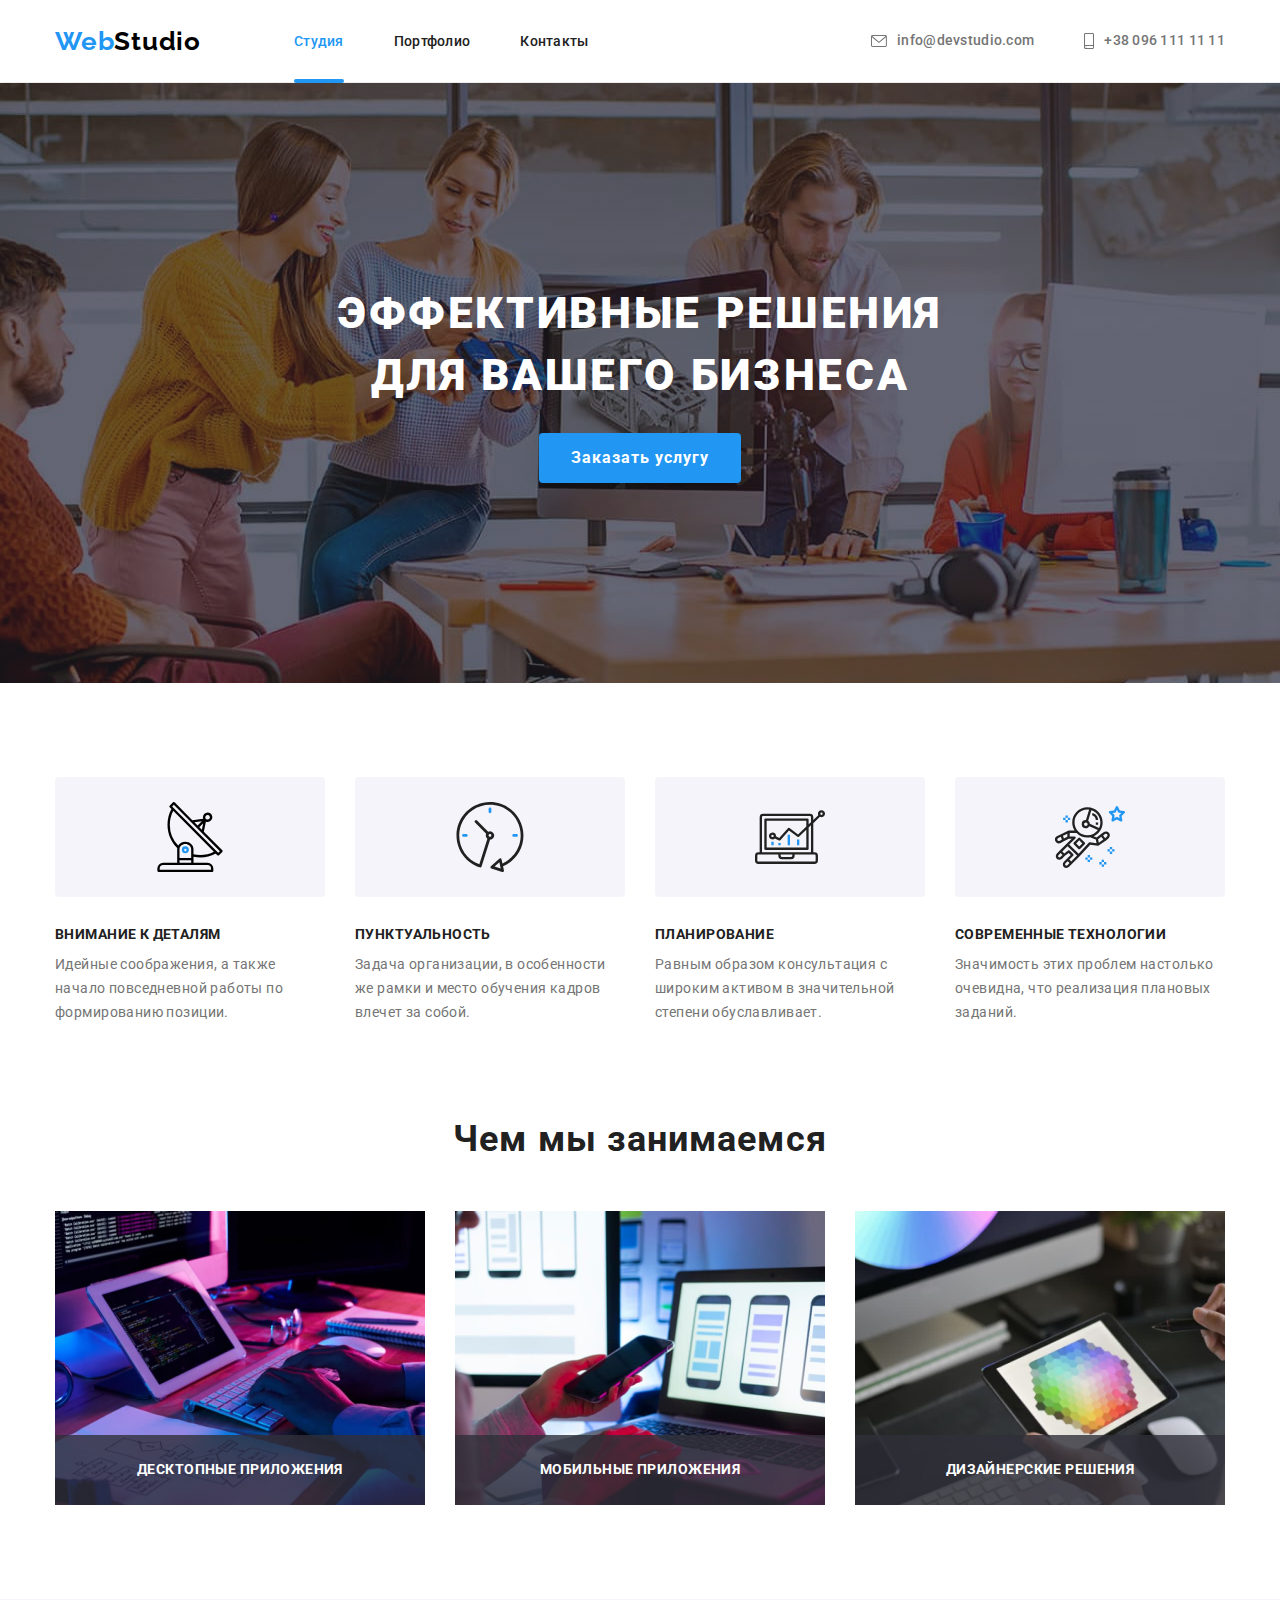
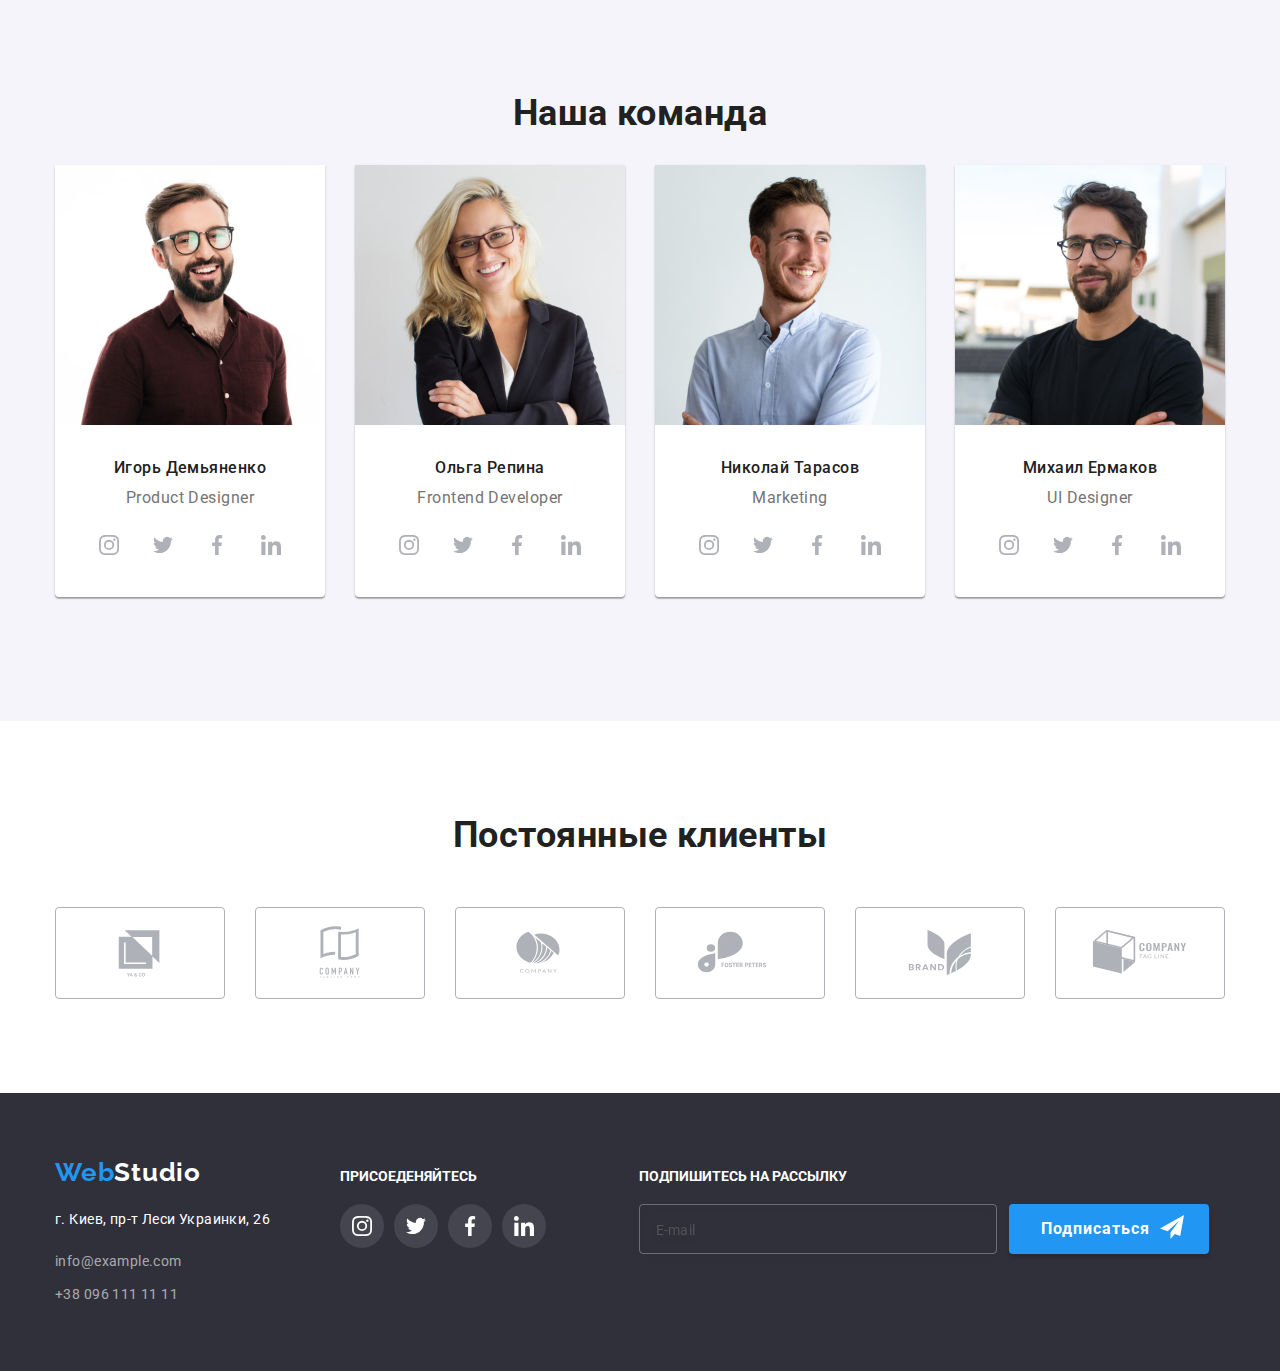
<file: index.html>
<!DOCTYPE html>
<html lang="ru">
  <head>
    <meta charset="UTF-8" />
    <meta http-equiv="X-UA-Compatible" content="IE=edge" />
    <meta name="viewport" content="width=device-width, initial-scale=1.0" />
    <link rel="preconnect" href="https://fonts.googleapis.com" />
    <link rel="preconnect" href="https://fonts.gstatic.com" crossorigin />
    <link
      href="https://fonts.googleapis.com/css2?family=Raleway:wght@700&family=Roboto:wght@400;500;700;900&display=swap"
      rel="stylesheet"
    />
    <link
      rel="stylesheet"
      href="https://cdn.jsdelivr.net/npm/modern-normalize@1.1.0/modern-normalize.min.css"
    />
    <link rel="stylesheet" href="./css/styles.css" />
    <link rel="stylesheet" href="./css/main.min.css" />
    <title>Студия</title>
  </head>
  <body>
    <header class="header">
      <div class="section-nav container">
        <a class="logo logo--dark link" href="index.html"
          ><span class="logo--accent">Web</span>Studio</a
        >
        <nav class="navigation accent-effect">
          <ul class="navigation-list list">
            <li class="navigation-list__item">
              <a href="index.html" class="navigation-list__link current link">Студия</a>
            </li>
            <li class="navigation-list__item">
              <a href="portfolio.html" class="navigation-list__link link">Портфолио</a>
            </li>
            <li class="navigation-list__item">
              <a href="" class="navigation-list__link link">Контакты</a>
            </li>
          </ul>
        </nav>
        <ul class="list accent-effect list-contacts--top">
          <li class="contacts__item">
            <a
              href="mailto:info@devstudio.com"
              class="contacts contacts--top link"
            >
              <svg width="16px" height="12px" class="icon-envelope">
                <use href="./images/icons.svg#icon-envelope"></use>
              </svg>
              info@devstudio.com</a
            >
          </li>
          <li class="contacts__item">
            <a href="tel:+380961111111" class="contacts contacts--top link">
              <svg width="10px" height="16px" class="icon-smartphone">
                <use href="./images/icons.svg#icon-smartphone"></use>
              </svg>
              +38 096 111 11 11</a
            >
          </li>
        </ul>
        <button type="button" class="btn-menu-open">
          <svg width="40" height="40" class="icon-menu">
            <use href="./images/icons.svg#icon-menu"></use>
          </svg>
        </button>
      </div>
      <div class="mob-menu is-hidden">
        <div class="container">
          <div class="mob-menu-top">
        <button type="button" class="btn-menu-close">
          <svg width="40" height="40" class="icon-menu">
            <use href="./images/icons.svg#icon-close-black"></use>
          </svg>
        </button>
        <ul class="mob-menu-list list">
          <li class="mob-menu-list__item">
            <a href="index.html" class="mob-menu-list__link  link">Студия</a>
          </li>
          <li class="mob-menu-list__item">
            <a href="portfolio.html" class="mob-menu-list__link link">Портфолио</a>
          </li>
          <li class="mob-menu-list__item">
            <a href="" class="mob-menu-list__link link">Контакты</a>
          </li>
        </ul>
      </div>
      <div class="mob-menu-bottom">
        <ul class="list accent-effect mob-menu-list-contacts--top">
          <li class="mob-menu-contacts__item">
            <a
              href="mailto:info@devstudio.com"
              class="contacts mob-menu-contacts--mail link"
            >
              
              info@devstudio.com</a
            >
          </li>
          <li class="mob-menu-contacts__item">
            <a href="tel:+380961111111" class="contacts mob-menu-contacts--tel link">
              
              +38 096 111 11 11</a
            >
          </li>
        </ul>
        <div class="mob-social-media">
        <ul class="mob-social-media-list">
          <li class="mob-social-media__item">
            <a href="" class="mob-social-media__link">Instagram<span class="decor-strip"></span></a>
          </li>
          <li class="mob-social-media__item">
            <a href="" class="mob-social-media__link">Twitter<span class="decor-strip"></span></a>
          </li>
          <li class="mob-social-media__item">
            <a href="" class="mob-social-media__link">Facebook<span class="decor-strip"></span></a>
          </li>
          <li class="mob-social-media__item">
            <a href="" class="mob-social-media__link">LinkedIn</a>
          </li>
        </ul>

        
        </div>
      </div>
      </div>
      </div>
    </header>
    <main>
      <!--Section 1 hero-->
      <section class="hero">
        <div class="hero-section container">
          <h1 class="hero__title">Эффективные решения для вашего бизнеса</h1>
          <button type="button" class="button hero__bt" data-modal-open>Заказать услугу</button>
        </div>
      </section>
      <!---Section 2 Преимущества-->
      <section class="benefits section">
        <div class="container">
          <h2 hidden class="visually-hidden">Преимущества</h2>
          <ul class="benefits-list list">
            <li class="benefits-list__item">
              <div class="benefits-list__icon">
                <svg width="70px" height="70px" class="icon-antenna">
                  <use href="./images/icons.svg#icon-antenna"></use>
                </svg>
              </div>
              <h3 class="benefits__title">Внимание к деталям</h3>
              <p class="text benefits__text">
                Идейные соображения, а также начало повседневной работы по
                формированию позиции.
              </p>
            </li>
            <li class="benefits-list__item">
              <div class="benefits-list__icon">
                <svg width="70" height="70px" class="icon-clock">
                  <use href="./images/icons.svg#icon-clock"></use>
                </svg>
              </div>
              <h3 class="benefits__title">Пунктуальность</h3>
              <p class="text benefits__text">
                Задача организации, в особенности же рамки и место обучения
                кадров влечет за собой.
              </p>
            </li>
            <li class="benefits-list__item">
              <div class="benefits-list__icon">
                <svg width="70px" height="70px" class="icon-diagram">
                  <use href="./images/icons.svg#icon-diagram"></use>
                </svg>
              </div>
              <h3 class="benefits__title">Планирование</h3>
              <p class="text benefits__text">
                Равным образом консультация с широким активом в значительной
                степени обуславливает.
              </p>
            </li>
            <li class="benefits-list__item">
              <div class="benefits-list__icon">
                <svg width="70px" height="70px" class="icon-astronaut">
                  <use href="./images/icons.svg#icon-astronaut"></use>
                </svg>
              </div>
              <h3 class="benefits__title">Современные технологии</h3>
              <p class="benefits__text text">
                Значимость этих проблем настолько очевидна, что реализация
                плановых заданий.
              </p>
            </li>
          </ul>
        </div>
      </section>

      <section class="aboutus section">
        <div class="container">
          <h2 class="aboutus__title">Чем мы занимаемся</h2>
          <ul class="list aboutus-list">
            <li class="aboutus-list__item">
              <div class="aboutus-box">
                <picture>
                  <source
                    srcset="./images/box1-2x.jpg 2x"
                    media="(min-width: 1200px)"
                  />
                  <img
                src="images/box1.jpg"
                alt="Разработка программного обеспечения"
                width="370"
                height="294"
                class="aboutus-box__img"
              />
                </picture>
              
              <div class="aboutus-box__text"><p class="aboutus__text">Десктопные приложения</p></div>
            </div>
            </li>
            <li class="aboutus-list__item">
              <div class="aboutus-box">
                <picture>
                  <source
                    srcset="./images/box2-2x.jpg 2x"
                    media="(min-width: 1200px)"
                  />
                  <img
                src="images/box2.jpg"
                alt="разработка мобильного приложения"
                width="370"
                height="294"
                class="aboutus-box__img"
              />
                </picture>
              <div class="aboutus-box__text"><p class="aboutus__text">Мобильные приложения</p></div>
            </div>
            </li>
            <li class="aboutus-list__item">
              <div class="aboutus-box">
                <picture>
                  <source
                    srcset="./images/box3-2x.jpg 2x"
                    media="(min-width: 1200px)"
                  />
                  <img
                src="images/box3.jpg"
                alt="работа с цветовой палитрой"
                width="370"
                height="294"
                class="aboutus-box__img"
              />
              </picture>
              <div class="aboutus-box__text"><p class="aboutus__text">Дизайнерские решения</p></div>
            </div>
            </li>
          </ul>
        </div>
      </section>
                      <!--наша команда-->
      <section class="team section">
        <div class="container">
          <h2 class="team__title">Наша команда</h2>
          <ul class="list team-list">
            <li class="team-list__item">
              <picture>
                <source
                  srcset="
                    ./images/face1.jpg    1x,
                    ./images/face1-2x.jpg 2x
                  "
                  media="(min-width: 1200px)"
                />
                <source
                  srcset="
                    ./images/face1-tab-1x.jpg    1x,
                    ./images/face1-tab-2x.jpg 2x
                  "
                  media="(min-width: 768px)"
                />
                <source
                  srcset="
                    ./images/face1-mob-1x.jpg    1x,
                    ./images/face1-mob-2x.jpg 2x
                  "
                  media="(min-width: 320px)"
                />
                <img
                class="team-list__img"
                src="images/face1.jpg"
                alt="Product Designer Игорь Демьяненко"
                />
              </picture>
            
              <div class="team-box">
                <h3 class="team-box__title">Игорь Демьяненко</h3>
                <p class="text team-box__text">Product Designer</p>
                <div class="social-network">
                  <ul class="social-network__list">
                    <li class="social-network__list__item">
                      <a href="" class="social-network__list__link">
                        <svg class="icon-instagram icon-general" width="20px" height="20px">
                          <use
                            href="./images/icons.svg#icon-instagram"
                          ></use>
                        </svg>
                      </a>
                    </li>
                    <li class="social-network__list__item">
                      <a href="" class="social-network__list__link">
                        <svg class="icon-twitter icon-general" width="20px" height="20px">
                          <use
                            href="./images/icons.svg#icon-twitter-1-1"
                          ></use>
                        </svg>
                      </a>
                    </li>
                    <li class="social-network__list__item">
                      <a href="" class="social-network__list__link icon-general">
                        <svg class="icon-facebook" width="20px" height="20px">
                          <use
                            href="./images/icons.svg#icon-facebook"
                          ></use>
                        </svg>
                      </a>
                    </li>
                    <li class="social-network__list__item">
                      <a href="" class="social-network__list__link icon-general">
                        <svg class="icon-linkedin" width="20px" height="20px">
                          <use
                            href="./images/icons.svg#icon-linkedin"
                          ></use>
                        </svg>
                      </a>
                    </li>
                  </ul>
                </div>
              </div>
            </li>
            <li class="team-list__item">
              <picture>
                <source
                  srcset="
                    ./images/face2.jpg    1x,
                    ./images/face2-2x.jpg 2x
                  "
                  media="(min-width: 1200px)"
                />
                <source
                  srcset="
                    ./images/face2-tab-1x.jpg    1x,
                    ./images/face2-tab-2x.jpg 2x
                  "
                  media="(min-width: 768px)"
                />
                <source
                  srcset="
                    ./images/face2-mob-1x.jpg    1x,
                    ./images/face2-mob-2x.jpg 2x
                  "
                  media="(min-width: 320px)"
                />
                <img
                class="team-list__img"
                src="./images/face2.jpg"
                alt="Frontend Developer Ольга Репина"
              />
              </picture>
              
              <div class="team-box">
                <h3 class="team-box__title">Ольга Репина</h3>
                <p class="text team-box__text">Frontend Developer</p>
                <div class="social-network">
                  <ul class="social-network__list">
                    <li class="social-network__list__item">
                      <a href="" class="social-network__list__link">
                        <svg class="icon-instagram icon-general" width="20px" height="20px">
                          <use
                            href="./images/icons.svg#icon-instagram"
                          ></use>
                        </svg>
                      </a>
                    </li>
                    <li class="social-network__list__item">
                      <a href="" class="social-network__list__link">
                        <svg class="icon-twitter icon-general" width="20px" height="20px">
                          <use
                            href="./images/icons.svg#icon-twitter-1-1"
                          ></use>
                        </svg>
                      </a>
                    </li>
                    <li class="social-network__list__item">
                      <a href="" class="social-network__list__link">
                        <svg class="icon-facebook icon-general" width="20px" height="20px">
                          <use
                            href="./images/icons.svg#icon-facebook"
                          ></use>
                        </svg>
                      </a>
                    </li>
                    <li class="social-network__list__item">
                      <a href="" class="social-network__list__link">
                        <svg class="icon-linkedin icon-general" width="20px" height="20px">
                          <use
                            href="./images/icons.svg#icon-linkedin"
                          ></use>
                        </svg>
                      </a>
                    </li>
                  </ul>
                </div>
              </div>
            </li>
            <li class="team-list__item">
              <picture>
                <source
                  srcset="
                    ./images/face3.jpg    1x,
                    ./images/face3-2x.jpg 2x
                  "
                  media="(min-width: 1200px)"
                />
                <source
                  srcset="
                    ./images/face3-tab-1x.jpg    1x,
                    ./images/face3-tab-2x.jpg 2x
                  "
                  media="(min-width: 768px)"
                />
                <source
                  srcset="
                    ./images/face3-mob-1x.jpg    1x,
                    ./images/face3-mob-2x.jpg 2x
                  "
                  media="(min-width: 320px)"
                />
                <img
                class="team-list__img"
                src="images/face3.jpg"
                alt="Marketing Николай Тарасов"
              />
              </picture>
              <div class="team-box">
                <h3 class="team-box__title">Николай Тарасов</h3>
                <p class="text team-box__text">Marketing</p>
                <div class="social-network">
                  <ul class="social-network__list">
                    <li class="social-network__list__item">
                      <a href="" class="social-network__list__link">
                        <svg class="icon-instagram icon-general" width="20px" height="20px">
                          <use
                            href="./images/icons.svg#icon-instagram"
                          ></use>
                        </svg>
                      </a>
                    </li>
                    <li class="social-network__list__item">
                      <a href="" class="social-network__list__link">
                        <svg class="icon-twitter icon-general" width="20px" height="20px">
                          <use
                            href="./images/icons.svg#icon-twitter-1-1"
                          ></use>
                        </svg>
                      </a>
                    </li>
                    <li class="social-network__list__item">
                      <a href="" class="social-network__list__link">
                        <svg class="icon-facebook icon-general" width="20px" height="20px">
                          <use
                            href="./images/icons.svg#icon-facebook"
                          ></use>
                        </svg>
                      </a>
                    </li>
                    <li class="social-network__list__item">
                      <a href="" class="social-network__list__link">
                        <svg class="icon-linkedin icon-general" width="20px" height="20px">
                          <use
                            href="./images/icons.svg#icon-linkedin"
                          ></use>
                        </svg>
                      </a>
                    </li>
                  </ul>
                </div>
              </div>
            </li>
            <li class="team-list__item">
              <picture>
                <source
                  srcset="
                    ./images/face4.jpg    1x,
                    ./images/face4-2x.jpg 2x
                  "
                  media="(min-width: 1200px)"
                />
                <source
                  srcset="
                    ./images/face4-tab-1x.jpg    1x,
                    ./images/face4-tab-2x.jpg 2x
                  "
                  media="(min-width: 768px)"
                />
                <source
                  srcset="
                    ./images/face4-mob-1x.jpg    1x,
                    ./images/face4-mob-2x.jpg 2x
                  "
                  media="(min-width: 320px)"
                />
                <img
            class="team-list__img"
            src="images/face4.jpg"
            alt="UI Designer Михаил Ермаков"/>  
              </picture>
              <div class="team-box">
                <h3 class="team-box__title">Михаил Ермаков</h3>
                <p class="text team-box__text">UI Designer</p>
                <div class="social-network">
                  <ul class="social-network__list">
                    <li class="social-network__list__item">
                      <a href="" class="social-network__list__link">
                        <svg class="icon-instagram icon-general" width="20px" height="20px">
                          <use
                            href="./images/icons.svg#icon-instagram"
                          ></use>
                        </svg>
                      </a>
                    </li>
                    <li class="social-network__list__item">
                      <a href="" class="social-network__list__link">
                        <svg class="icon-twitter icon-general" width="20px" height="20px">
                          <use
                            href="./images/icons.svg#icon-twitter-1-1"
                          ></use>
                        </svg>
                      </a>
                    </li>
                    <li class="social-network__list__item">
                      <a href="" class="social-network__list__link">
                        <svg class="icon-facebook icon-general" width="20px" height="20px">
                          <use
                            href="./images/icons.svg#icon-facebook"
                          ></use>
                        </svg>
                      </a>
                    </li>
                    <li class="social-network__list__item">
                      <a href="" class="social-network__list__link">
                        <svg class="icon-linkedin icon-general" width="20px" height="20px">
                          <use
                            href="./images/icons.svg#icon-linkedin"
                          ></use>
                        </svg>
                      </a>
                    </li>
                  </ul>
                </div>
              </div>
            </li>
          </ul>
        </div>
      </section> 


      <!-- regular-clients -->


      <section class="clients">
        <div class="container">
          <h2 class="clients__title">Постоянные клиенты</h2>
          <div class="">
            <ul class="clients-list">
              <li class="clients-list__item">
                <svg class="icon-general" width="106" height="60">
                  <use href="./images/icons.svg#icon-Logo-1"></use>
                </svg>
              </li>
              <li class="clients-list__item">
                <svg class="icon-general" width="106" height="60">
                  <use href="./images/icons.svg#icon-Logo-2"></use>
                </svg>
              </li>
              <li class="clients-list__item">
                <svg class="icon-general" width="106" height="60">
                  <use href="./images/icons.svg#icon-Logo-3"></use>
                </svg>
              </li>
              <li class="clients-list__item">
                <svg class="icon-general" width="106" height="60">
                  <use href="./images/icons.svg#icon-Logo-4"></use>
                </svg>
              </li>
              <li class="clients-list__item">
                <svg class="icon-general" width="106" height="60">
                  <use href="./images/icons.svg#icon-Logo-5"></use>
                </svg>
              </li>
              <li class="clients-list__item">
                <svg class="icon-general" width="106" height="60">
                  <use href="./images/icons.svg#icon-Logo-6"></use>
                </svg>
              </li>
            </ul>
          </div>
        </div>
      </section>
    </main>
    <!--Подвал-->

    <footer class="footer">
      <div class="container">
        <div class="section-footer">
          <a class="logo logo--light link" href="index.html"
            ><span class="logo--accent">Web</span>Studio</a
          >
          <address class="address-mob">
            <p class="city-address">г. Киев, пр-т Леси Украинки, 26</p>
            <ul class="list accent-effect">
              <li>
                <a
                  href="mailto:info@devstudio.com"
                  class="contacts contacts--bot link"
                  >info@example.com</a
                >
              </li>
              <li>
                <a href="tel:+380961111111" class="contacts contacts--bot link"
                  >+38 096 111 11 11</a
                >
              </li>
            </ul>
          </address>
        </div>
        <div class="footer-social">
          <h2 class="footer-social__title">Присоеденяйтесь</h2>
            <ul class="footer-social__list">
              <li class="footer-social__list__item">
                <a href="" class="footer-social__list__link">
                  <svg width="20" height="20">
                    <use href="./images/icons.svg#icon-instagram"></use>
                  </svg>
                </a>
              </li>
              <li class="footer-social__list__item">
                <a href="" class="footer-social__list__link">
                  <svg width="20" height="20">
                    <use href="./images/icons.svg#icon-twitter-1-1"></use>
                  </svg>
                </a>
              </li>
              <li class="footer-social__list__item">
                <a href="" class="footer-social__list__link">
                  <svg width="20" height="20">
                    <use href="./images/icons.svg#icon-facebook"></use>
                  </svg>
                </a>
              </li>
              <li class="footer-social__list__item">
                <a href="" class="footer-social__list__link">
                  <svg width="20" height="20">
                    <use href="./images/icons.svg#icon-linkedin"></use>
                  </svg>
                </a>
              </li>
            </ul>
        </div>

        <form class="subscription">
          <h2 class="subscription__title">Подпишитесь на рассылку</h2>
        <div class="subscription__box">
        <input 
        name="subscription"
        placeholder="E-mail"
        type="email"
        class="subscription__inp"
        id="subscription"
        >
        <button type="submit" class="button subscription__btn">Подписаться<span class="subscription__ikon"><svg class="icon-send" width="24px" height="24px"><use href="./images/icons.svg#icon-icon-send"></use></svg></span></button>
        </div>
    </form>
      </div>
    </footer>
    <div class="backdrop is-hidden" data-modal>
      <div class="modal">
        <button class="modal-close" type="button" data-modal-close><svg class="icon-close-black" width="18px" height="18px"><use href="./images/icons.svg#icon-close-black"></use></svg></button>
      <form class="modal-form">
        <p class="modal-title">Оставьте свои данные, мы вам перезвоним</p>
        <label class="input-text" for="user-name">Имя</label>
        <div class="input-wrap">
        <input
        name="user-name"
        placeholder=""
        type="text"
        class="modal-input"
        id="user-name"
        />
        <svg class="input-icon" width="18" height="18"><use href="./images/icons.svg#icon-person-black"></use></svg>
      </div>
      
        <label class="input-text" for="user-tel">Телефон</label>
        <div class="input-wrap">
        <input
        name="user-tel"
        placeholder=""
        type="tel"
        class="modal-input"
        id="user-tel"
        />
        <svg class="input-icon" width="18" height="18"><use href="./images/icons.svg#icon-phone-black"></use></svg>
      </div>
        <label class="input-text" for="user-email">Почта</label>
        <div class="input-wrap">
        <input
        name="user-email"
        placeholder=""
        type="email"
        class="modal-input"
        id="user-email"
        />
        <svg class="input-icon" width="18" height="18"><use href="./images/icons.svg#icon-email-black"></use></svg>
      </div>
        <label class="input-text" for="modal-coment">Комментарий</label>
        <textarea 
        class="modal-coment" 
        name="modal-coment"
        placeholder="Введите текст"
        id="modal-coment"
        ></textarea>
        <div class="form-check">
          <input
          name="privacy-check"
          type="checkbox"
          class="modal-check visually-hidden"
          id="modal-check"
          required
          />
          <label for="modal-check" class="modal-check-text">Соглашаюсь с рассылкой и принимаю <a href="" class="link-check">Условия договора</a></label>
        </div>
        
        <button  type="submit" class="button treaty-bt">Отправить</button>
      </form>
  </div>
    </div>
    <script src="./js/modal.js"></script>
    <script src="./js/menu.js"></script>
  </body>
</html>
</file>
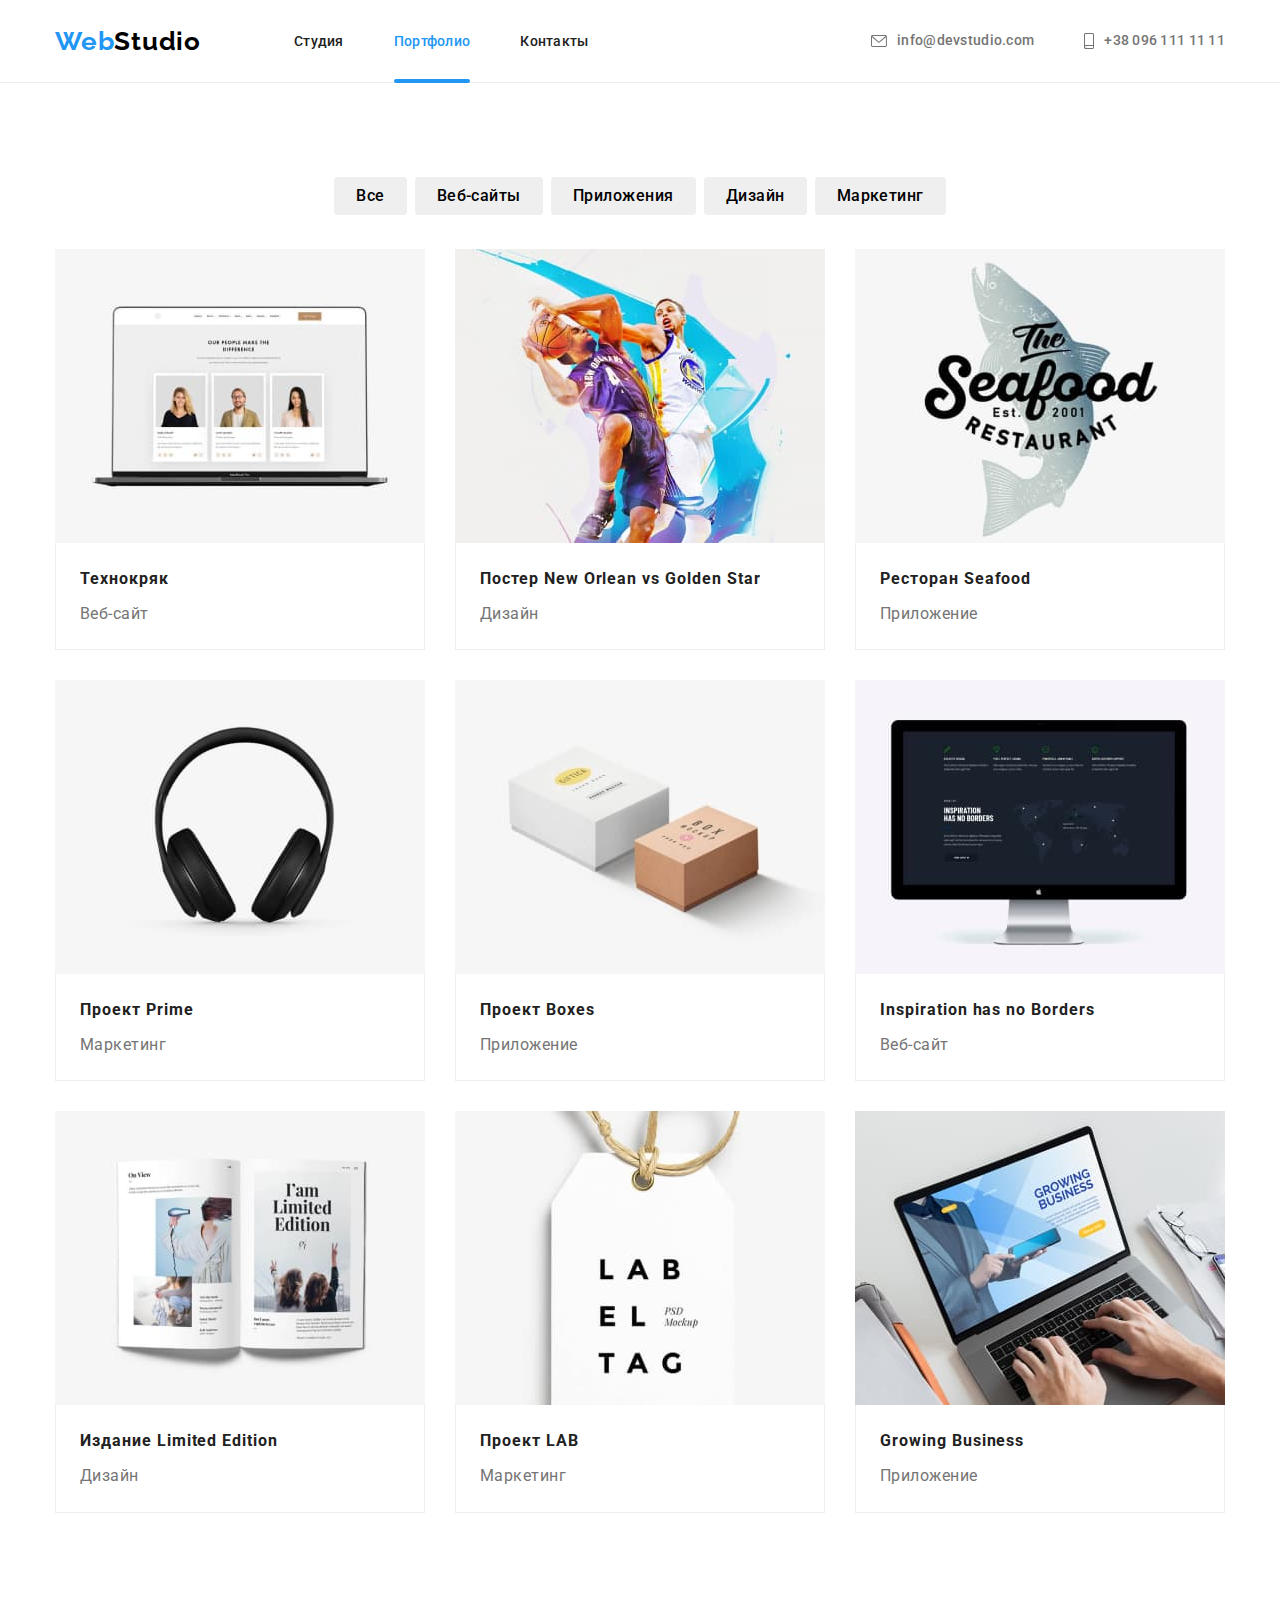
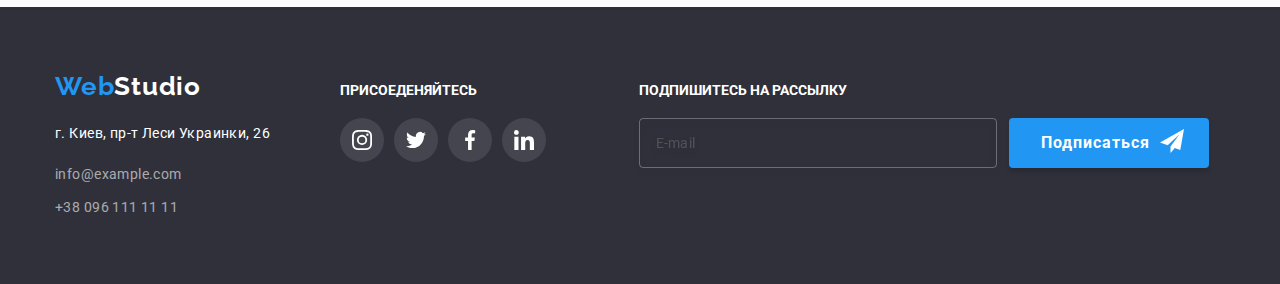
<file: portfolio.html>
<!DOCTYPE html>
<html lang="ru">
  <head>
    <meta charset="UTF-8" />
    <meta http-equiv="X-UA-Compatible" content="IE=edge" />
    <meta name="viewport" content="width=device-width, initial-scale=1.0" />
    
    <link rel="preconnect" href="https://fonts.googleapis.com" />
    <link rel="preconnect" href="https://fonts.gstatic.com" crossorigin />
    <link
      href="https://fonts.googleapis.com/css2?family=Raleway:wght@700&family=Roboto:wght@400;500;700;900&display=swap"
      rel="stylesheet"
    />
    <link
      rel="stylesheet"
      href="https://cdn.jsdelivr.net/npm/modern-normalize@1.1.0/modern-normalize.min.css"
    />
    <link rel="stylesheet" href="./css/styles.css" />
    <link rel="stylesheet" href="./css/main.min.css" />
    <title>Портфолио</title>
  </head>
  <body>
    <header class="header">
      <div class="section-nav container">
        <a class="logo logo--dark link" href="index.html"
          ><span class="logo--accent">Web</span>Studio</a
        >
        <nav class="navigation accent-effect">
          <ul class="navigation-list list">
            <li class="navigation-list__item">
              <a href="index.html" class="navigation-list__link link">Студия</a>
            </li>
            <li class="navigation-list__item">
              <a href="portfolio.html" class="navigation-list__link current link">Портфолио</a>
            </li>
            <li class="navigation-list__item">
              <a href="" class="navigation-list__link link">Контакты</a>
            </li>
          </ul>
        </nav>
        <ul class="list accent-effect list-contacts--top">
          <li class="contacts__item">
            <a href="mailto:info@devstudio.com" class="contacts contacts--top link">
              <svg width="16px" height="12px" class="icon-envelope">
                <use href="./images/icons.svg#icon-envelope"></use>
              </svg>info@devstudio.com</a>
          </li>
          <li class="contacts__item">
            <a href="tel:+380961111111" class="contacts contacts--top link">
              <svg width="10px" height="16px" class="icon-smartphone">
                <use href="./images/icons.svg#icon-smartphone"></use>
              </svg>+38 096 111 11 11</a>
          </li>
        </ul>
        <button type="button" class="btn-menu-open">
          <svg width="40" height="40" class="icon-menu">
            <use href="./images/icons.svg#icon-menu"></use>
          </svg>
        </button>
      </div>
      <div class="mob-menu is-hidden">
        <div class="container">
          <div class="mob-menu-top">
        <button type="button" class="btn-menu-close">
          <svg width="40" height="40" class="icon-menu">
            <use href="./images/icons.svg#icon-close-black"></use>
          </svg>
        </button>
        <ul class="mob-menu-list list">
          <li class="mob-menu-list__item">
            <a href="index.html" class="mob-menu-list__link  link">Студия</a>
          </li>
          <li class="mob-menu-list__item">
            <a href="portfolio.html" class="mob-menu-list__link link">Портфолио</a>
          </li>
          <li class="mob-menu-list__item">
            <a href="" class="mob-menu-list__link link">Контакты</a>
          </li>
        </ul>
      </div>
      <div class="mob-menu-bottom">
        <ul class="list accent-effect mob-menu-list-contacts--top">
          <li class="mob-menu-contacts__item">
            <a
              href="mailto:info@devstudio.com"
              class="contacts mob-menu-contacts--mail link"
            >
              
              info@devstudio.com</a
            >
          </li>
          <li class="mob-menu-contacts__item">
            <a href="tel:+380961111111" class="contacts mob-menu-contacts--tel link">
              
              +38 096 111 11 11</a
            >
          </li>
        </ul>
        <div class="mob-social-media">
        <ul class="mob-social-media-list">
          <li class="mob-social-media__item">
            <a href="" class="mob-social-media__link">Instagram<span class="decor-strip"></span></a>
          </li>
          <li class="mob-social-media__item">
            <a href="" class="mob-social-media__link">Twitter<span class="decor-strip"></span></a>
          </li>
          <li class="mob-social-media__item">
            <a href="" class="mob-social-media__link">Facebook<span class="decor-strip"></span></a>
          </li>
          <li class="mob-social-media__item">
            <a href="" class="mob-social-media__link">LinkedIn</a>
          </li>
        </ul>
        </div>
        </div>
        </div>
        </div>
    </header>
    <main>
      <!-- Портфолио -->
      <section class="portfolio section">
        <div class="container">
          <h2 class="visually-hidden">Портфолио</h2>
          <ul class="button-list list">
            <li class="button-list__item">
              <button class="button button-list__item__bt" type="button">Все</button>
            </li>
            <li class="button-list__item">
              <button class="button button-list__item__bt" type="button">
                Веб-сайты
              </button>
            </li>
            <li class="button-list__item">
              <button class="button button-list__item__bt" type="button">
                Приложения
              </button>
            </li>
            <li class="button-list__item">
              <button class="button button-list__item__bt" type="button">
                Дизайн
              </button>
            </li>
            <li class="button-list__item">
              <button class="button button-list__item__bt" type="button">
                Маркетинг
              </button>
            </li>
          </ul>
          <ul class="portfolio-list list">
            <li class="portfolio-list__item">
              <a class="link" href="">
                <div class="portfolio-list__box">
                  <picture>
                    <source
                      srcset="
                        ./images/img.jpg    1x,
                        ./images/img-2x.jpg 2x
                      "
                      media="(min-width: 1200px)"
                    />
                    <source
                      srcset="
                        ./images/img-tab-1x.jpg 1x,
                        ./images/img-tab-2x.jpg 2x
                      "
                      media="(min-width: 768px)"
                    />
                    <source
                      srcset="
                        ./images/img-mob-1x.jpg 1x,
                        ./images/img-mob-2x.jpg 2x
                      "
                      media="(min-width: 320px)"
                    />
                    <img
                  class="portfolio-list__box__img"
                  src="images/img.jpg"
                  alt="Компьютер"
                  />  
                  </picture>
                  
                <p class="portfolio-list__leaving-text">Ресурс предлагает комплексные предложения с разным уровнем функционала и сервисов. Все это позволит посетителю получить исчерпывающие сведения о компании или частном лице.</p>
              </div>
                <div class="portfolio-list__cards">
                  <h2 class="portfolio-list__cards__title">Технокряк</h2>
                  <p class="text portfolio-list__cards__text">Веб-сайт</p>
                </div>
              </a>
            </li>
            <li class="portfolio-list__item">
              <a class="link" href="">
                <div class="portfolio-list__box">
                  <picture>
                    <source
                      srcset="
                        ./images/img(1).jpg    1x,
                        ./images/img(1)-2x.jpg 2x
                      "
                      media="(min-width: 1200px)"
                    />
                    <source
                      srcset="
                        ./images/img(1)-tab-1x.jpg 1x,
                        ./images/img(1)-tab-2x.jpg 2x
                      "
                      media="(min-width: 768px)"
                    />
                    <source
                      srcset="
                        ./images/img(1)-mob-1x.jpg 1x,
                        ./images/img(1)-mob-2x.jpg 2x
                      "
                      media="(min-width: 320px)"
                    />
                    <img
                  class="portfolio-list__box__img"
                  src="images/img(1).jpg"
                  alt="Два баскетболиста"
                  />  
                  </picture>
                  
                <p class="portfolio-list__leaving-text">Ресурс предлагает комплексные предложения с разным уровнем функционала и сервисов. Все это позволит посетителю получить исчерпывающие сведения о компании или частном лице.</p>
              </div>
                <div class="portfolio-list__cards">
                  <h2 class="portfolio-list__cards__title">
                    Постер New Orlean vs Golden Star
                  </h2>
                  <p class="text portfolio-list__cards__text">Дизайн</p>
                </div>
              </a>
            </li>
            <li class="portfolio-list__item">
              <a class="link" href="">
                <div class="portfolio-list__box">
                  <picture>
                    <source
                      srcset="
                        ./images/img(2).jpg    1x,
                        ./images/img(2)-2x.jpg 2x
                      "
                      media="(min-width: 1200px)"
                    />
                    <source
                      srcset="
                        ./images/img(2)-tab-1x.jpg 1x,
                        ./images/img(2)-tab-2x.jpg 2x
                      "
                      media="(min-width: 768px)"
                    />
                    <source
                      srcset="
                        ./images/img(2)-mob-1x.jpg 1x,
                        ./images/img(2)-mob-2x.jpg 2x
                      "
                      media="(min-width: 320px)"
                    />
                    <img
                    class="portfolio-list__box__img"
                    src="images/img(2).jpg"
                    alt="Логотип рыба"
                    /> 
                  </picture>
                
                <p class="portfolio-list__leaving-text">Ресурс предлагает комплексные предложения с разным уровнем функционала и сервисов. Все это позволит посетителю получить исчерпывающие сведения о компании или частном лице.</p>
              </div>
                <div class="portfolio-list__cards">
                  <h2 class="portfolio-list__cards__title">Ресторан Seafood</h2>
                  <p class="text portfolio-list__cards__text">Приложение</p>
                </div>
              </a>
            </li>
            <li class="portfolio-list__item">
              <a class="link" href="">
                <div class="portfolio-list__box">
                  <picture>
                    <source
                      srcset="
                        ./images/img(3).jpg    1x,
                        ./images/img(3)-2x.jpg 2x
                      "
                      media="(min-width: 1200px)"
                    />
                    <source
                      srcset="
                        ./images/img(3)-tab-1x.jpg 1x,
                        ./images/img(3)-tab-2x.jpg 2x
                      "
                      media="(min-width: 768px)"
                    />
                    <source
                      srcset="
                        ./images/img(3)-mob-1x.jpg 1x,
                        ./images/img(3)-mob-2x.jpg 2x
                      "
                      media="(min-width: 320px)"
                    />
                    <img
                    class="portfolio-list__box__img"
                    src="images/img(3).jpg"
                    alt="Наушники"
                    /> 
                  </picture> 
                
                <p class="portfolio-list__leaving-text">Ресурс предлагает комплексные предложения с разным уровнем функционала и сервисов. Все это позволит посетителю получить исчерпывающие сведения о компании или частном лице.</p>
              </div>
                <div class="portfolio-list__cards">
                  <h2 class="portfolio-list__cards__title">Проект Prime</h2>
                  <p class="text portfolio-list__cards__text">Маркетинг</p>
                </div>
              </a>
            </li>
            <li class="portfolio-list__item">
              <a class="link" href="">
                <div class="portfolio-list__box">
                  <picture>
                    <source
                      srcset="
                        ./images/img(4).jpg    1x,
                        ./images/img(4)-2x.jpg 2x
                      "
                      media="(min-width: 1200px)"
                    />
                    <source
                      srcset="
                        ./images/img(4)-tab-1x.jpg 1x,
                        ./images/img(4)-tab-2x.jpg 2x
                      "
                      media="(min-width: 768px)"
                    />
                    <source
                      srcset="
                        ./images/img(4)-mob-1x.jpg 1x,
                        ./images/img(4)-mob-2x.jpg 2x
                      "
                      media="(min-width: 320px)"
                    />
                    <img
                    class="portfolio-list__box__img"
                    src="images/img(4).jpg"
                    alt="Коробки"
                  />  
                  </picture> 
                
                <p class="portfolio-list__leaving-text">Ресурс предлагает комплексные предложения с разным уровнем функционала и сервисов. Все это позволит посетителю получить исчерпывающие сведения о компании или частном лице.</p>
              </div>
                <div class="portfolio-list__cards">
                  <h2 class="portfolio-list__cards__title">Проект Boxes</h2>
                  <p class="text portfolio-list__cards__text">Приложение</p>
                </div>
              </a>
            </li>
            <li class="portfolio-list__item">
              <a class="link" href="">
                <div class="portfolio-list__box">
                  <picture>
                    <source
                      srcset="
                        ./images/img(5).jpg    1x,
                        ./images/img(5)-2x.jpg 2x
                      "
                      media="(min-width: 1200px)"
                    />
                    <source
                      srcset="
                        ./images/img(5)-tab-1x.jpg 1x,
                        ./images/img(5)-tab-2x.jpg 2x
                      "
                      media="(min-width: 768px)"
                    />
                    <source
                      srcset="
                        ./images/img(5)-mob-1x.jpg 1x,
                        ./images/img(5)-mob-2x.jpg 2x
                      "
                      media="(min-width: 320px)"
                    />
                    <img
                  class="portfolio-list__box__img"
                  src="images/img(5).jpg"
                  alt="Монитор"
                    />  
                  </picture> 
                
                <p class="portfolio-list__leaving-text">Ресурс предлагает комплексные предложения с разным уровнем функционала и сервисов. Все это позволит посетителю получить исчерпывающие сведения о компании или частном лице.</p>
              </div>
                <div class="portfolio-list__cards">
                  <h2 class="portfolio-list__cards__title">
                    Inspiration has no Borders
                  </h2>
                  <p class="text portfolio-list__cards__text">Веб-сайт</p>
                </div>
              </a>
            </li>
            <li class="portfolio-list__item">
              <a class="link" href="">
                <div class="portfolio-list__box">
                  <picture>
                    <source
                      srcset="
                        ./images/img(6).jpg    1x,
                        ./images/img(6)-2x.jpg 2x
                      "
                      media="(min-width: 1200px)"
                    />
                    <source
                      srcset="
                        ./images/img(6)-tab-1x.jpg  1x,
                        ./images/img(6)-tab-2x.jpg 2x
                      "
                      media="(min-width: 768px)"
                    />
                    <source
                      srcset="
                        ./images/img(6)-mob-1x.jpg  1x,
                        ./images/img(6)-mob-2x.jpg 2x
                      "
                      media="(min-width: 320px)"
                    />
                    <img
                    class="portfolio-list__box__img"
                    src="images/img(6).jpg"
                    alt="Книга"
                  /> 
                  </picture> 
                
                <p class="portfolio-list__leaving-text">Ресурс предлагает комплексные предложения с разным уровнем функционала и сервисов. Все это позволит посетителю получить исчерпывающие сведения о компании или частном лице.</p>
              </div>
                <div class="portfolio-list__cards">
                  <h2 class="portfolio-list__cards__title">Издание Limited Edition</h2>
                  <p class="text portfolio-list__cards__text">Дизайн</p>
                </div>
              </a>
            </li>
            <li class="portfolio-list__item">
              <a class="link" href="">
                <div class="portfolio-list__box">
                  <picture>
                    <source
                      srcset="
                        ./images/img(7).jpg    1x,
                        ./images/img(7)-2x.jpg 2x
                      "
                      media="(min-width: 1200px)"
                    />
                    <source
                      srcset="
                        ./images/img(7)-tab-1x.jpg  1x,
                        ./images/img(7)-tab-2x.jpg 2x
                      "
                      media="(min-width: 768px)"
                    />
                    <source
                      srcset="
                        ./images/img(7)-mob-1x.jpg  1x,
                        ./images/img(7)-mob-2x.jpg 2x
                      "
                      media="(min-width: 320px)"
                    />
                    <img
                  class="portfolio-list__box__img"
                  src="images/img(7).jpg"
                  alt="Бирка"
                /> 
                  </picture>  
                
                <p class="portfolio-list__leaving-text">Ресурс предлагает комплексные предложения с разным уровнем функционала и сервисов. Все это позволит посетителю получить исчерпывающие сведения о компании или частном лице.</p>
              </div>
                <div class="portfolio-list__cards">
                  <h2 class="portfolio-list__cards__title">Проект LAB</h2>
                  <p class="text portfolio-list__cards__text">Маркетинг</p>
                </div>
              </a>
            </li>
            <li class="portfolio-list__item">
              <a class="link" href="">
                <div class="portfolio-list__box">
                  <picture>
                    <source
                      srcset="
                        ./images/img(8).jpg    1x,
                        ./images/img(8)-2x.jpg 2x
                      "
                      media="(min-width: 1200px)"
                    />
                    <source
                      srcset="
                        ./images/img(8)-tab-1x.jpg 1x,
                        ./images/img(8)-tab-2x.jpg 2x
                      "
                      media="(min-width: 768px)"
                    />
                    <source
                      srcset="
                        ./images/img(8)-mob-1x.jpg 1x,
                        ./images/img(8)-mob-2x.jpg 2x
                      "
                      media="(min-width: 320px)"
                    />
                    <img
                  class="portfolio-list__box__img"
                  src="images/img(8).jpg"
                  alt="Человер работает за комьютером"
                /> 
                  </picture>
                
                <p class="portfolio-list__leaving-text">Ресурс предлагает комплексные предложения с разным уровнем функционала и сервисов. Все это позволит посетителю получить исчерпывающие сведения о компании или частном лице.</p>
              </div>
                <div class="portfolio-list__cards">
                  <h2 class="portfolio-list__cards__title">Growing Business</h2>
                  <p class="text portfolio-list__cards__text">Приложение</p>
                </div>
              </a>
            </li>
          </ul>
        </div>
      </section>
    </main>
    <!--Подвал-->
    <footer class="footer">
      <div class="container">
        <div class="section-footer">
          <a class="logo logo--light link" href="index.html"
            ><span class="logo--accent">Web</span>Studio</a
          >
          <address class="address-mob">
            <p class="city-address">г. Киев, пр-т Леси Украинки, 26</p>
            <ul class="list accent-effect">
              <li>
                <a
                  href="mailto:info@devstudio.com"
                  class="contacts contacts--bot link"
                  >info@example.com</a
                >
              </li>
              <li>
                <a href="tel:+380961111111" class="contacts contacts--bot link"
                  >+38 096 111 11 11</a
                >
              </li>
            </ul>
          </address>
        </div>
        <div class="footer-social">
          <h2 class="footer-social__title">Присоеденяйтесь</h2>
            <ul class="footer-social__list">
              <li class="footer-social__list__item">
                <a href="" class="footer-social__list__link">
                  <svg width="20" height="20">
                    <use href="./images/icons.svg#icon-instagram"></use>
                  </svg>
                </a>
              </li>
              <li class="footer-social__list__item">
                <a href="" class="footer-social__list__link">
                  <svg width="20" height="20">
                    <use href="./images/icons.svg#icon-twitter-1-1"></use>
                  </svg>
                </a>
              </li>
              <li class="footer-social__list__item">
                <a href="" class="footer-social__list__link">
                  <svg width="20" height="20">
                    <use href="./images/icons.svg#icon-facebook"></use>
                  </svg>
                </a>
              </li>
              <li class="footer-social__list__item">
                <a href="" class="footer-social__list__link">
                  <svg width="20" height="20">
                    <use href="./images/icons.svg#icon-linkedin"></use>
                  </svg>
                </a>
              </li>
            </ul>
        </div>

        <form class="subscription">
          <h2 class="subscription__title">Подпишитесь на рассылку</h2>
        <div class="subscription__box">
        <input 
        name="subscription"
        placeholder="E-mail"
        type="email"
        class="subscription__inp"
        id="subscription"
        >
        <button type="submit" class="button subscription__btn">Подписаться<span class="subscription__ikon"><svg class="icon-send" width="24px" height="24px"><use href="./images/icons.svg#icon-icon-send"></use></svg></span></button>
        </div>
    </form>
      </div>
    </footer>
    <script src="./js/menu.js"></script>
  </body>
</html>
</file>
<file: css/styles.css>

</file>
<file: css/main.min.css>
:root{--primery-text-color: #212121;--secondary-text-color: #757575;--main-light-color-text: #ffffff;--accent-color: #2196f3;--secondary-background-color: #2f303a;--color-contacts-bot: rgba(255, 255, 255, 0.6);--color-logo-dark: #000000;--color-hero-bt-hover: #188ce8;--color-secondary-icon: #afb1b8}.benefits{font-size:14px;line-height:1.14;letter-spacing:.03em;margin-left:auto;margin-right:auto}@media screen and (min-width: 768px){.benefits-list{display:flex;flex-wrap:wrap}}@media screen and (min-width: 1200px){.benefits-list{flex-wrap:nowrap}}.benefits__text{font-size:14px;line-height:1.71}.benefits-list__item{width:270px;width:100%;margin-bottom:30px}@media screen and (min-width: 768px){.benefits-list__item{width:354px}.benefits-list__item:nth-child(odd){margin-right:30px}}@media screen and (min-width: 1200px){.benefits-list__item{margin-bottom:0px}.benefits-list__item:not(:last-child){margin-right:30px}}.benefits__title{font-weight:700;font-size:14px;line-height:1.14;letter-spacing:.03em;text-transform:uppercase;color:var(--primery-text-color);margin-bottom:10px;text-align:center}@media screen and (min-width: 768px){.benefits__title{text-align:start}}.benefits-list__icon{background-color:#f5f4fa;margin-bottom:30px;border-radius:4px;height:120px;display:flex;justify-content:center;align-items:center}.hero+.benefits{padding-bottom:0px}.aboutus{margin-left:auto;margin-right:auto;display:none}@media screen and (min-width: 1200px){.aboutus{display:block}}.aboutus__title{font-weight:700;font-size:36px;line-height:1.16;text-align:center;letter-spacing:.03em;color:var(--primery-text-color);margin-bottom:50px}.aboutus-list{display:flex;margin-top:0px;margin-bottom:0px}.aboutus-list__item:not(:last-child){margin-right:30px}.aboutus-box{position:relative}.aboutus-box .aboutus-box__img{display:block}.aboutus-box__text{background-color:rgba(47,48,58,.8);width:370px;min-height:70px;display:flex;align-items:center;justify-content:center;overflow:hidden;position:absolute;bottom:0;margin:0px}.aboutus__text{font-weight:700;font-size:14px;line-height:1.14;text-align:center;letter-spacing:.03em;text-transform:uppercase;color:var(--main-light-color-text)}.team{line-height:1.18;letter-spacing:.03em;background-color:#f5f4fa;padding-top:94px;margin-left:auto;margin-right:auto}.team-list{margin-bottom:0px;margin-top:0px}@media screen and (min-width: 768px){.team-list{display:flex;flex-wrap:wrap}}.team-list__img{width:100%}.team-list__item{width:100%;text-align:center;background-color:var(--main-light-color-text);border-bottom-left-radius:4px;border-bottom-right-radius:4px;box-shadow:0px 1px 3px rgba(0,0,0,.12),0px 1px 1px rgba(0,0,0,.14),0px 2px 1px rgba(0,0,0,.2);margin-bottom:30px}@media screen and (min-width: 768px){.team-list__item{width:354px}.team-list__item:nth-child(odd){margin-right:30px}}@media screen and (min-width: 1200px){.team-list__item{width:270px}.team-list__item:not(:last-child){margin-right:30px}}.team__title{font-weight:700;font-size:28px;line-height:1.18;text-align:center;color:var(--primery-text-color);margin-bottom:30px}@media screen and (min-width: 1200px){.team__title{font-size:36px;line-height:1.16}}.team-box__title{color:var(--primery-text-color);font-weight:500;font-size:16px;margin-bottom:10px}.team-box__text{line-height:1.19;font-size:16px;margin-bottom:16px}.team-box{padding-top:30px;padding-bottom:30px}.social-network{display:flex;justify-content:space-evenly}.social-network__list{list-style:none;display:flex;fill:var(--color-secondary-icon)}.social-network__list .social-network__list__item:not(:last-child){margin-right:10px}.social-network__list__link{display:flex;width:44px;height:44px;align-items:center;color:var(--color-secondary-icon);justify-content:center;border-radius:50%;transition:color 250ms cubic-bezier(0.4, 0, 0.2, 1),background-color 250ms cubic-bezier(0.4, 0, 0.2, 1)}.social-network__list__link:hover,.social-network__list__link:focus{background-color:var(--accent-color);color:var(--main-light-color-text)}.clients{line-height:1.18;letter-spacing:.03em;padding-top:60px;margin-left:auto;margin-right:auto;margin-bottom:60px}@media screen and (min-width: 1200px){.clients{margin-bottom:94px;padding-top:94px}}.clients-list{list-style:none;justify-content:center;flex-wrap:wrap}@media screen and (min-width: 420px){.clients-list{display:flex}}.clients-list__item{max-width:210px;height:92px;border-radius:4px;color:var(--color-secondary-icon);border:1px solid var(--color-secondary-icon);margin-left:auto;margin-right:auto;display:flex;align-items:center;justify-content:center;transition:color 250ms cubic-bezier(0.4, 0, 0.2, 1),border 250ms cubic-bezier(0.4, 0, 0.2, 1)}.clients-list__item:hover,.clients-list__item:focus{color:var(--accent-color);border:1px solid var(--accent-color)}.clients-list__item:not(:last-child){margin-bottom:30px}@media screen and (min-width: 420px){.clients-list__item{width:180px}.clients-list__item:nth-child(n+5){margin-bottom:0px}.clients-list__item:nth-child(odd){margin-right:30px}}@media screen and (min-width: 480px){.clients-list__item{width:210px}}@media screen and (min-width: 768px){.clients-list__item{width:226px;margin-right:30px;margin-left:0px}.clients-list__item:nth-child(n+4){margin-bottom:0px}.clients-list__item:nth-child(3n+3){margin-right:0px}}@media screen and (min-width: 1200px){.clients-list__item{width:170px}.clients-list__item:not(:last-child){margin-right:30px;margin-bottom:0px}}.clients__title{font-weight:700;font-size:28px;line-height:1.18;text-align:center;color:var(--primery-text-color);margin-bottom:30px}@media screen and (min-width: 480px){.clients__title{font-size:28px;line-height:1.18}}@media screen and (min-width: 1200px){.clients__title{margin-bottom:50px;font-size:36px;line-height:1.16}}.logo{text-decoration:none;font-family:"Raleway",sans-serif;font-weight:700;font-size:26px;line-height:1.2;letter-spacing:.03em}.logo--accent{color:var(--accent-color)}.logo--dark{color:var(--color-logo-dark)}.logo--light{color:var(--main-light-color-text);margin-bottom:32px;display:block;height:31px;width:145px}@media screen and (min-width: 1200px){.logo--light{margin-bottom:20px}}.hero{background-color:var(--secondary-background-color);text-align:center;justify-content:center;align-items:center;max-width:1600px;padding:118px 0;margin-left:auto;margin-right:auto;background-image:linear-gradient(to right, rgba(47, 48, 58, 0.4), rgba(47, 48, 58, 0.4)),url(../images/bg-hero-mob-1x.jpg);background-size:cover;background-position:center;background-repeat:no-repeat}@media(min-device-pixel-ratio: 2),(min-resolution: 192dpi),(min-resolution: 2dppx){.hero{background-image:linear-gradient(to right, rgba(47, 48, 58, 0.4), rgba(47, 48, 58, 0.4)),url(../images/bg-hero-mob-2x.jpg)}}@media screen and (min-width: 768px){.hero{background-image:linear-gradient(to right, rgba(47, 48, 58, 0.4), rgba(47, 48, 58, 0.4)),url(../images/bg-hero-tab-1x.jpg)}}@media screen and (min-width: 768px)and (min-device-pixel-ratio: 2),screen and (min-width: 768px)and (min-resolution: 192dpi),screen and (min-width: 768px)and (min-resolution: 2dppx){.hero{background-image:linear-gradient(to right, rgba(47, 48, 58, 0.4), rgba(47, 48, 58, 0.4)),url(../images/bg-hero-tab-2x.jpg)}}@media screen and (min-width: 1200px){.hero{background-image:linear-gradient(to right, rgba(47, 48, 58, 0.4), rgba(47, 48, 58, 0.4)),url(../images/bg-hero.jpg);padding:200px 0}}@media screen and (min-width: 1200px)and (min-device-pixel-ratio: 2),screen and (min-width: 1200px)and (min-resolution: 192dpi),screen and (min-width: 1200px)and (min-resolution: 2dppx){.hero{background-image:linear-gradient(to right, rgba(47, 48, 58, 0.4), rgba(47, 48, 58, 0.4)),url(../images/bg-hero-2x.jpg)}}@media screen and (min-width: 480px){.hero .hero-section{padding-left:60px;padding-right:60px}}.hero__title{color:var(--main-light-color-text);font-weight:900;margin-bottom:37px;font-size:26px;line-height:1.62;text-align:center;letter-spacing:.06em;text-transform:uppercase}@media screen and (min-width: 768px){.hero__title{width:360px;height:84px;margin-right:auto;margin-left:auto;margin-bottom:30px}}@media screen and (min-width: 1200px){.hero__title{font-size:44px;line-height:1.4;width:696px;height:120px}}.hero__bt{font-weight:700;font-size:16px;line-height:1.87;align-items:center;text-align:center;letter-spacing:.06em;background-color:var(--accent-color);color:var(--main-light-color-text);padding-left:32px;padding-right:32px;padding-top:10px;padding-bottom:10px;border-radius:4px;box-shadow:0px 4px 4px rgba(0,0,0,.15);transition:color 250ms cubic-bezier(0.4, 0, 0.2, 1),background-color 250ms cubic-bezier(0.4, 0, 0.2, 1),box-shadow 250ms cubic-bezier(0.4, 0, 0.2, 1)}.hero__bt:hover,.hero__bt:focus{color:var(--main-light-color-text);background-color:var(--color-hero-bt-hover)}.backdrop{width:100%;height:100%;background-color:rgba(0,0,0,.2);position:fixed;top:0;transition:opacity 250ms cubic-bezier(0.4, 0, 0.2, 1),visibility 250ms cubic-bezier(0.4, 0, 0.2, 1)}.backdrop.is-hidden .modal{transform:skew(0) scale(2)}.modal{position:absolute;left:50%;top:50%;transform:translate(-50%, -50%) skew(360deg) scale(1);transition:transform 250ms cubic-bezier(0.4, 0, 0.2, 1);min-height:580px;min-width:290px;background-color:var(--main-light-color-text);box-shadow:0px 1px 3px rgba(0,0,0,.12),0px 1px 1px rgba(0,0,0,.14),0px 2px 1px rgba(0,0,0,.2);border-radius:4px;padding:40px}@media screen and (min-width: 480px){.modal{min-width:450px}}@media screen and (min-width: 1200px){.modal{width:528px}}.modal-close{width:30px;height:30px;display:flex;align-items:center;background-color:#fff;border:1px solid rgba(0,0,0,.1);border-radius:50%;position:absolute;top:8px;right:8px;cursor:pointer}.icon-close-black:hover{fill:var(--accent-color);transition:fill 250ms cubic-bezier(0.4, 0, 0.2, 1)}.is-hidden{opacity:0;pointer-events:none;visibility:hidden}.modal-title{font-weight:700;font-size:16px;line-height:1.15;text-align:center;letter-spacing:.03em;color:var(--primery-text-color);margin-bottom:12px}@media screen and (min-width: 1200){.modal-title{font-size:20px}}.modal-input{width:100%;height:40px;border:1px solid rgba(33,33,33,.2);border-radius:4px;padding-left:42px;outline:none;transition:border 250ms cubic-bezier(0.4, 0, 0.2, 1)}.modal-input:focus{border:1px solid var(--accent-color)}.modal-input:focus+.input-icon{fill:var(--accent-color)}.input-wrap{position:relative;margin-bottom:10px}.input-icon{position:absolute;left:12px;top:50%;transform:translateY(-50%);transition:fill 250ms cubic-bezier(0.4, 0, 0.2, 1)}.input-text{font-size:12px;line-height:1.16;letter-spacing:.01em;color:var(--secondary-text-color);margin-bottom:4px}.modal-coment{resize:none;width:100%;height:120px;padding:16px 12px;border:1px solid rgba(33,33,33,.2);border-radius:4px;outline:none;margin-bottom:20px;transition:border 250ms cubic-bezier(0.4, 0, 0.2, 1)}.modal-coment:focus{border:1px solid var(--accent-color)}::placeholder{font-size:14px;line-height:1.14;letter-spacing:.01em;color:rgba(117,117,117,.5)}.modal-check-text{font-size:10px;line-height:1.71;letter-spacing:.03em;color:var(--secondary-text-color);display:flex;align-items:center;justify-content:center;flex-direction:column-reverse}.modal-check-text::before{content:"";width:16px;height:15px;border:2px solid var(--color-logo-dark);border-radius:3px;margin-right:8px}@media screen and (min-width: 480px){.modal-check-text{flex-direction:row;align-items:center}}@media screen and (min-width: 768px){.modal-check-text{font-size:12px}}@media screen and (min-width: 1200px){.modal-check-text{font-size:14px}}.modal-check:checked+.modal-check-text::before{background-color:var(--accent-color);background-image:url(../images/check.svg);background-repeat:no-repeat;background-position:center;background-size:contain;border:rgba(0,0,0,0)}.form-check{margin-bottom:30px}.link-check{color:var(--accent-color);margin-left:5px}.treaty-bt{font-weight:700;font-size:16px;line-height:1.87;align-items:center;text-align:center;letter-spacing:.06em;background-color:var(--accent-color);color:var(--main-light-color-text);min-width:200px;padding-left:32px;padding-right:32px;padding-top:10px;padding-bottom:10px;border-radius:4px;display:block;margin-left:auto;margin-right:auto;box-shadow:0px 4px 4px rgba(0,0,0,.15);transition:color 250ms cubic-bezier(0.4, 0, 0.2, 1),background-color 250ms cubic-bezier(0.4, 0, 0.2, 1),box-shadow 250ms cubic-bezier(0.4, 0, 0.2, 1)}.treaty-bt:hover,.treaty-bt:focus{color:var(--main-light-color-text);background-color:var(--color-hero-bt-hover)}.visually-hidden{position:absolute;white-space:nowrap;width:1px;height:1px;overflow:hidden;border:0;padding:0;clip:rect(0 0 0 0);clip-path:inset(50%);margin:-1px}.portfolio{background-color:var(--main-light-color-text);margin-left:auto;margin-right:auto}.button-list{display:flex;flex-wrap:wrap;margin-bottom:40px}@media screen and (min-width: 768px){.button-list{margin-bottom:30px;justify-content:center;flex-wrap:nowrap}}@media screen and (min-width: 1200px){.button-list{margin-bottom:34px}}.button-list__item__bt{font-weight:500;font-size:16px;line-height:1.62;letter-spacing:.03em;font-style:normal;margin-bottom:10px;border-radius:4px;padding:6px 22px;transition:background-color 250ms cubic-bezier(0.4, 0, 0.2, 1),color 250ms cubic-bezier(0.4, 0, 0.2, 1),box-shadow 250ms cubic-bezier(0.4, 0, 0.2, 1)}.button-list__item__bt:hover,.button-list__item__bt:focus{background-color:var(--accent-color);color:var(--main-light-color-text);box-shadow:0px 3px 1px rgba(0,0,0,.1),0px 1px 2px rgba(0,0,0,.08),0px 2px 2px rgba(0,0,0,.12)}@media screen and (min-width: 768px){.button-list__item__bt{margin-bottom:0px}}.button-list__item:not(:last-child){margin-right:8px}.portfolio-list{display:flex;flex-wrap:wrap;justify-content:center}@media screen and (min-width: 768px){.portfolio-list{justify-content:flex-start}}.portfolio-list__item{width:100%;margin-bottom:30px}.portfolio-list__item .link:hover .portfolio-list__leaving-text,.portfolio-list__item .link:focus .portfolio-list__leaving-text{transform:translateY(0)}.portfolio-list__item .link{display:block}.portfolio-list__item .link:hover,.portfolio-list__item .link:focus{box-shadow:0px 1px 1px rgba(0,0,0,.12),0px 4px 4px rgba(0,0,0,.06),1px 4px 6px rgba(0,0,0,.16)}@media screen and (min-width: 768px){.portfolio-list__item{width:354px}.portfolio-list__item:nth-child(odd){margin-right:30px}}@media screen and (min-width: 1200px){.portfolio-list__item{width:370px}}@media screen and (min-width: 1200px){.portfolio-list__item:nth-child(3n){margin-right:0px}.portfolio-list__item{margin-right:30px}}@media screen and (min-width: 1200px){.portfolio-list__item:nth-last-child(-n+3){margin-bottom:0}}.portfolio-list__item:nth-last-child(1){margin-bottom:0px}.portfolio-list__box__img{display:block;width:100%}.portfolio-list__cards{border:solid #eee;border-width:0 1px 1px 1px;padding:20px 24px}.portfolio-list__box{position:relative;overflow:hidden}.portfolio-list__leaving-text{font-size:12px;line-height:1.56;letter-spacing:.03em;color:var(--main-light-color-text);background-color:rgba(33,150,243,.9);padding-top:63px;padding-left:24px;padding-bottom:63px;padding-right:24px;height:100%;position:absolute;top:0;left:0;transform:translateY(100%);transition:transform 250ms cubic-bezier(0.4, 0, 0.2, 1)}@media screen and (min-width: 480px){.portfolio-list__leaving-text{font-size:18px}}.portfolio-list__cards__title{font-weight:700;font-size:16px;line-height:2;letter-spacing:.06em;color:var(--primery-text-color);margin-bottom:4px}.portfolio-list__cards__text{line-height:1.88;letter-spacing:.03em;width:332px}.navigation{display:none;margin-top:32px;margin-bottom:32px;margin-left:93px}@media screen and (min-width: 768px){.navigation{display:flex}}.navigation-list{display:flex}.navigation-list__item{position:relative}.navigation-list__item:not(:last-child){margin-right:50px}.navigation-list__link{color:inherit;font-weight:500;font-size:14px;line-height:1.14;letter-spacing:.02em;padding-top:32px;padding-bottom:32px;transition:color 250ms cubic-bezier(0.4, 0, 0.2, 1)}.navigation-list__link.current::after{display:block;content:"";width:100%;height:4px;background-color:var(--accent-color);border-radius:2px;position:absolute;bottom:-33px}.container{width:100%;padding-left:15px;padding-right:15px;margin-left:auto;margin-right:auto}@media screen and (min-width: 480px){.container{width:480px}}@media screen and (min-width: 768px){.container{width:768px}}@media screen and (min-width: 1200px){.container{width:1200px}}.footer{background-color:var(--secondary-background-color);color:var(--main-light-color-text);display:block;padding-bottom:64px;padding-top:64px;margin-left:auto;margin-right:auto}.footer .container{display:flex;flex-direction:column;align-items:center}@media screen and (min-width: 768px){.footer .container{display:flex;flex-direction:row;flex-wrap:wrap;align-items:baseline;justify-content:center}}.section-footer{display:flex;flex-direction:column;align-items:center;margin-bottom:64px}@media screen and (min-width: 768px){.section-footer{margin-bottom:60px}}@media screen and (min-width: 1200px){.section-footer{margin-left:0px;margin-bottom:0px;align-items:flex-start}}.footer-social{align-items:center;display:flex;flex-direction:column;align-items:center}@media screen and (min-width: 768px){.footer-social{margin-left:165px}}@media screen and (min-width: 1200px){.footer-social{margin-left:70px;align-items:flex-start}}.footer-social__title{font-weight:700;font-size:14px;line-height:16px;text-transform:uppercase;margin-bottom:20px;color:var(--main-light-color-text)}.footer-social__list{display:flex;list-style:none}.footer-social__list__item:not(:last-child){margin-right:10px}.footer-social__list__link{width:44px;height:44px;border-radius:50%;background-color:rgba(255,255,255,.1);text-align:center;display:flex;align-items:center;justify-content:center;transition:background-color 250ms cubic-bezier(0.4, 0, 0.2, 1)}.footer-social__list__link svg{fill:var(--main-light-color-text)}.footer-social__list__link:hover,.footer-social__list__link:focus{background-color:var(--accent-color)}.icon-send{fill:var(--main-light-color-text);position:absolute;top:22%}.subscription{margin-left:auto;margin-right:auto;display:flex;flex-direction:column;align-items:center;margin-top:63px}@media screen and (min-width: 768px){.subscription{margin-top:0px}}@media screen and (min-width: 1200px){.subscription{margin-left:93px;align-items:flex-start}}@media screen and (min-width: 1200px){.subscription__box{display:flex}}.subscription__inp{padding-left:16px;background-color:rgba(0,0,0,0);border:1px solid rgba(255,255,255,.3);filter:drop-shadow(0px 4px 4px rgba(0, 0, 0, 0.15));border-radius:4px;width:290px;height:50px;margin-left:auto;margin-right:auto;margin-bottom:33px;color:var(--main-light-color-text)}.subscription__inp:focus{outline:none}@media screen and (min-width: 480px){.subscription__inp{width:450px}}@media screen and (min-width: 1200px){.subscription__inp{width:358px}}.subscription__title{font-weight:700;font-size:14px;line-height:16px;text-transform:uppercase;margin-bottom:20px;color:var(--main-light-color-text)}.subscription__btn{font-weight:700;font-size:16px;line-height:1.87;text-align:center;letter-spacing:.06em;background-color:var(--accent-color);color:var(--main-light-color-text);display:flex;height:50px;width:200px;padding-left:32px;padding-right:32px;padding-top:10px;padding-bottom:10px;border-radius:4px;margin-left:auto;margin-right:auto;box-shadow:0px 4px 4px rgba(0,0,0,.15);transition:color 250ms cubic-bezier(0.4, 0, 0.2, 1),background-color 250ms cubic-bezier(0.4, 0, 0.2, 1),box-shadow 250ms cubic-bezier(0.4, 0, 0.2, 1);position:relative}.subscription__btn:hover,.subscription__btn:focus{color:var(--main-light-color-text);background-color:var(--color-hero-bt-hover)}@media screen and (min-width: 1200px){.subscription__btn{margin-left:12px;margin-right:0px}}.subscription__ikon{margin-left:10px}.address-mob{display:flex;flex-direction:column;align-items:center}@media screen and (min-width: 1200px){.address-mob{align-items:flex-start}}.city-address{font-size:14px;font-style:normal;line-height:1.71;letter-spacing:.03em;color:var(--main-light-color-text);margin-bottom:9px;margin-left:auto;margin-right:auto}body{background:var(--main-light-color-text);color:var(--primery-text-color);font-family:"Roboto",sans-serif;font-size:16px;font-style:normal}p,h1,h2,h3,h4,h5,h6{margin-top:0px;margin-bottom:0px}ul{padding-left:0px;margin-top:0px;margin-bottom:0px}.button{cursor:pointer;font-family:inherit;border:none}.curent-button{color:var(--main-light-color-text);background-color:var(--accent-color)}.section{padding-top:60px;padding-bottom:60px}@media screen and (min-width: 1200px){.section{padding-top:94px;padding-bottom:94px}}.section-nav{display:flex;align-items:center}.header{border-bottom:1px solid #ececec;padding-top:10px;padding-bottom:10px}@media screen and (min-width: 768px){.header{padding-top:0px;padding-bottom:0px}}.list{list-style:none}.link{text-decoration:none}.text{color:var(--secondary-text-color);letter-spacing:.03em}.current{color:var(--accent-color)}.accent-effect .link:hover,.accent-effect .link:focus{color:var(--accent-color)}.icon-general{fill:currentColor}.contacts{text-decoration:none}.contacts--top{color:var(--secondary-text-color);font-weight:500;font-size:14px;line-height:1.14;letter-spacing:.02em;display:flex;align-items:center;transition:color 250ms cubic-bezier(0.4, 0, 0.2, 1)}.contacts--bot{color:var(--color-contacts-bot);font-size:14px;line-height:1.7;letter-spacing:.03em;font-style:normal;margin-top:9px;display:block;transition:color 250ms cubic-bezier(0.4, 0, 0.2, 1)}.list-contacts--top{display:none;padding-left:0px;margin-left:auto;align-items:center}@media screen and (min-width: 768px){.list-contacts--top{display:flex;flex-direction:column;align-items:flex-start}}@media screen and (min-width: 1200px){.list-contacts--top{flex-direction:row}}@media screen and (min-width: 1200px){.list-contacts--top .contacts__item+.contacts__item{margin-left:50px}}.contacts__item{display:flex;align-items:center}@media screen and (min-width: 768px){.contacts__item{margin-bottom:10px}}@media screen and (min-width: 1200px){.contacts__item{margin-bottom:0px}}.icon-envelope{margin-right:10px;fill:currentColor}.icon-smartphone{margin-right:10px;fill:currentColor}.btn-menu-open,.btn-menu-close{background-color:rgba(0,0,0,0);border:none;display:block;margin-left:auto}.btn-menu-close{position:absolute;top:10px;right:15px}@media screen and (min-width: 768px){.btn-menu-open{display:none}}.icon-menu{fill:var(--color-logo-dark);transition:fill 250ms cubic-bezier(0.4, 0, 0.2, 1)}.icon-menu:hover,.icon-menu:focus{fill:var(--accent-color)}.mob-menu{position:fixed;top:0;background-color:var(--main-light-color-text);width:100vw;height:100vh;z-index:2;padding-top:48px;padding-bottom:48px}.mob-menu .container{display:flex;flex-direction:column;height:100%;justify-content:space-between;padding-left:40px;padding-right:40px}.mob-menu-list__item:not(:last-child){margin-bottom:32px}.mob-menu-list__link{color:inherit;font-weight:500;font-size:40px;line-height:1.17;letter-spacing:.02em;transition:color 250ms cubic-bezier(0.4, 0, 0.2, 1)}.mob-menu-list-contacts--top{display:flex;flex-direction:column-reverse}.mob-menu-contacts__item:not(last-child){margin-bottom:43px}.mob-menu-contacts--tel{color:var(--accent-color);font-weight:500;font-size:26px;line-height:1.14;letter-spacing:.02em;transition:color 250ms cubic-bezier(0.4, 0, 0.2, 1)}@media screen and (min-width: 480px){.mob-menu-contacts--tel{font-size:36px}}.mob-menu-contacts--mail{color:var(--secondary-text-color);font-weight:500;font-size:20px;line-height:1.14;letter-spacing:.02em;transition:color 250ms cubic-bezier(0.4, 0, 0.2, 1)}.mob-social-media-list{display:flex;list-style:none}.mob-social-media__item:not(:last-child){margin-right:10px}@media screen and (min-width: 480px){.mob-social-media__item:not(:last-child){margin-right:20px}}.mob-social-media__link{text-decoration:none;color:var(--accent-color);font-weight:500;font-size:10px;line-height:1.22;letter-spacing:.02em}@media screen and (min-width: 480px){.mob-social-media__link{font-size:18px}}.decor-strip{width:1px;height:22px;border:solid 1px;color:rgba(33,33,33,.2);margin-left:4px}@media screen and (min-width: 480px){.decor-strip{margin-left:10px}}/*# sourceMappingURL=main.min.css.map */
</file>
